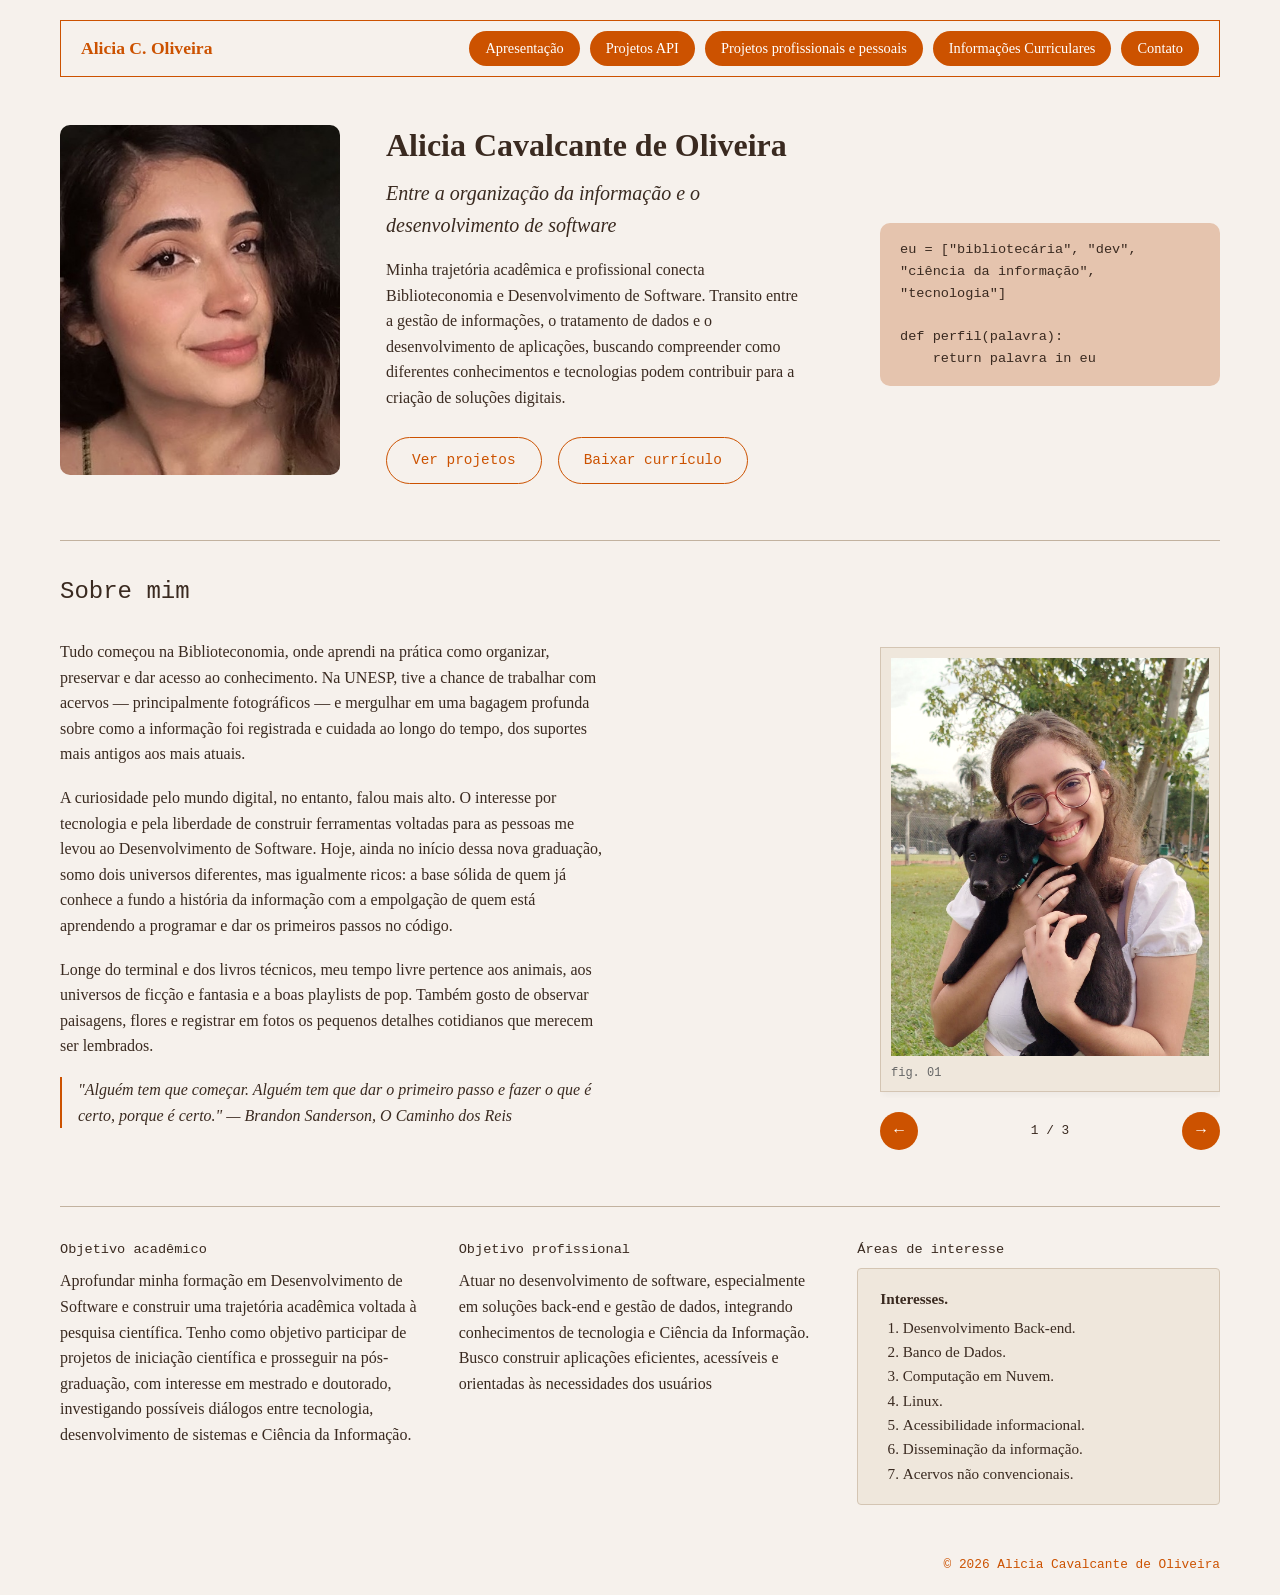
<file: index.html>
<!DOCTYPE html>
<html lang="pt-BR">
<head>
  <meta charset="UTF-8">
  <meta name="viewport" content="width=device-width, initial-scale=1.0">
  <link rel="stylesheet" href="style.css">
  <script src="script.js" defer></script>
  <title>Alicia Cavalcante de Oliveira | Portfólio</title>
</head>
<body>
  <header>
    <div class="logo">Alicia C. Oliveira</div>
    <nav>
      <ul>
        <li><a href="index.html">Apresentação</a></li>
        <li><a href="projetos-api.html">Projetos API</a></li>
        <li><a href="pe-pro.html">Projetos profissionais e pessoais</a></li>
        <li><a href="curriculares.html">Informações Curriculares</a></li>
        <li><a href="contato.html">Contato</a></li>
      </ul>
    </nav>
  </header>
  <main>
    <section id="apresentacao">
      <div class="perfil-col-esquerda">
        <figure>
          <img src="imagens/fotominha.jpg" alt="Foto recente de Alicia Cavalcante de Oliveira">
        </figure>
      </div>
      <div class="perfil-col-direita">
        <h1>Alicia Cavalcante de Oliveira</h1>
        <h2>Entre a organização da informação e o desenvolvimento de software</h2>
        <p class="bio">Minha trajetória acadêmica e profissional conecta Biblioteconomia e Desenvolvimento de Software. Transito entre a gestão de informações, o tratamento de dados e o desenvolvimento de aplicações, buscando compreender como diferentes conhecimentos e tecnologias podem contribuir para a criação de soluções digitais.</p>
        <a href="projetos-api.html" class="btn-projetos">Ver projetos</a>
        <a href="documentos/curriculo-alicia-cavalcante.pdf" class="btn-curriculo" download>Baixar currículo</a>
      </div>
      <pre><code>eu = ["bibliotecária", "dev", "ciência da informação", "tecnologia"]

def perfil(palavra):
    return palavra in eu</code></pre>
    </section>
    <hr>
    <section id="sobre-mim" class="sobre-mim">
      <h2 class="sobre-mim-titulo">Sobre mim</h2>

      <div class="sobre-mim-conteudo">
        <div class="sobre-mim-texto">
          <p>Tudo começou na Biblioteconomia, onde aprendi na prática como organizar, preservar e dar acesso ao conhecimento. Na UNESP, tive a chance de trabalhar com acervos — principalmente fotográficos — e mergulhar em uma bagagem profunda sobre como a informação foi registrada e cuidada ao longo do tempo, dos suportes mais antigos aos mais atuais.</p>
          <p>A curiosidade pelo mundo digital, no entanto, falou mais alto. O interesse por tecnologia e pela liberdade de construir ferramentas voltadas para as pessoas me levou ao Desenvolvimento de Software. Hoje, ainda no início dessa nova graduação, somo dois universos diferentes, mas igualmente ricos: a base sólida de quem já conhece a fundo a história da informação com a empolgação de quem está aprendendo a programar e dar os primeiros passos no código.</p>
          <p>Longe do terminal e dos livros técnicos, meu tempo livre pertence aos animais, aos universos de ficção e fantasia e a boas playlists de pop. Também gosto de observar paisagens, flores e registrar em fotos os pequenos detalhes cotidianos que merecem ser lembrados.</p>
          <p class="fecho">"Alguém tem que começar. Alguém tem que dar o primeiro passo e fazer o que é certo, porque é certo."  — Brandon Sanderson, O Caminho dos Reis</p>
        </div>

        <div class="carrossel" role="group" aria-roledescription="carrossel" aria-label="Fotografias pessoais">
          <div class="carrossel-trilho" tabindex="0">
            <figure class="foto-registro carrossel-item">
              <img src="imagens/fotocachorro.jpeg" alt="Foto com um cachorro" loading="lazy" class="proporcao-retrato">
              <figcaption>fig. 01 </figcaption>
            </figure>
            <figure class="foto-registro carrossel-item">
              <img src="imagens/praia.jpeg" alt="Foto de uma praia" loading="lazy" class="proporcao-retrato">
              <figcaption>fig. 02 </figcaption>
            </figure>
            <figure class="foto-registro carrossel-item">
              <img src="imagens/leitura.jpeg" alt="Foto de leitura" loading="lazy" class="proporcao-retrato">
              <figcaption>fig. 03 </figcaption>
            </figure>
          </div>
          <div class="carrossel-controles">
            <button type="button" class="carrossel-btn" data-direcao="-1" aria-label="Foto anterior">←</button>
            <span class="carrossel-contador" aria-live="polite">1 / 3</span>
            <button type="button" class="carrossel-btn" data-direcao="1" aria-label="Próxima foto">→</button>
          </div>
        </div>
      </div>
    </section>
    <hr>
    <section class="informacoes-rapidas">
      <div class="coluna-objetivo">
        <h3>Objetivo acadêmico</h3>
        <p>Aprofundar minha formação em Desenvolvimento de Software e construir uma trajetória acadêmica voltada à pesquisa científica. Tenho como objetivo participar de projetos de iniciação científica e prosseguir na pós-graduação, com interesse em mestrado e doutorado, investigando possíveis diálogos entre tecnologia, desenvolvimento de sistemas e Ciência da Informação.</p>
      </div>
      <div class="coluna-objetivo">
        <h3>Objetivo profissional</h3>
        <p>Atuar no desenvolvimento de software, especialmente em soluções back-end e gestão de dados, integrando conhecimentos de tecnologia e Ciência da Informação. Busco construir aplicações eficientes, acessíveis e orientadas às necessidades dos usuários</p>
      </div>
      <div class="coluna-interesses">
        <h3>Áreas de interesse</h3>
        <div class="card-interesses">
          <h4>Interesses.</h4>
          <ol>
            <li>Desenvolvimento Back-end.</li>
            <li>Banco de Dados.</li>
            <li>Computação em Nuvem.</li>
            <li>Linux.</li>
            <li>Acessibilidade informacional.</li>
            <li>Disseminação da informação.</li>
            <li>Acervos não convencionais.</li>
          </ol>
        </div>
      </div>
    </section>
  </main>
  <footer>
    <p class="copyright">© 2026 Alicia Cavalcante de Oliveira</p>
  </footer>
</body>
</html>
</file>
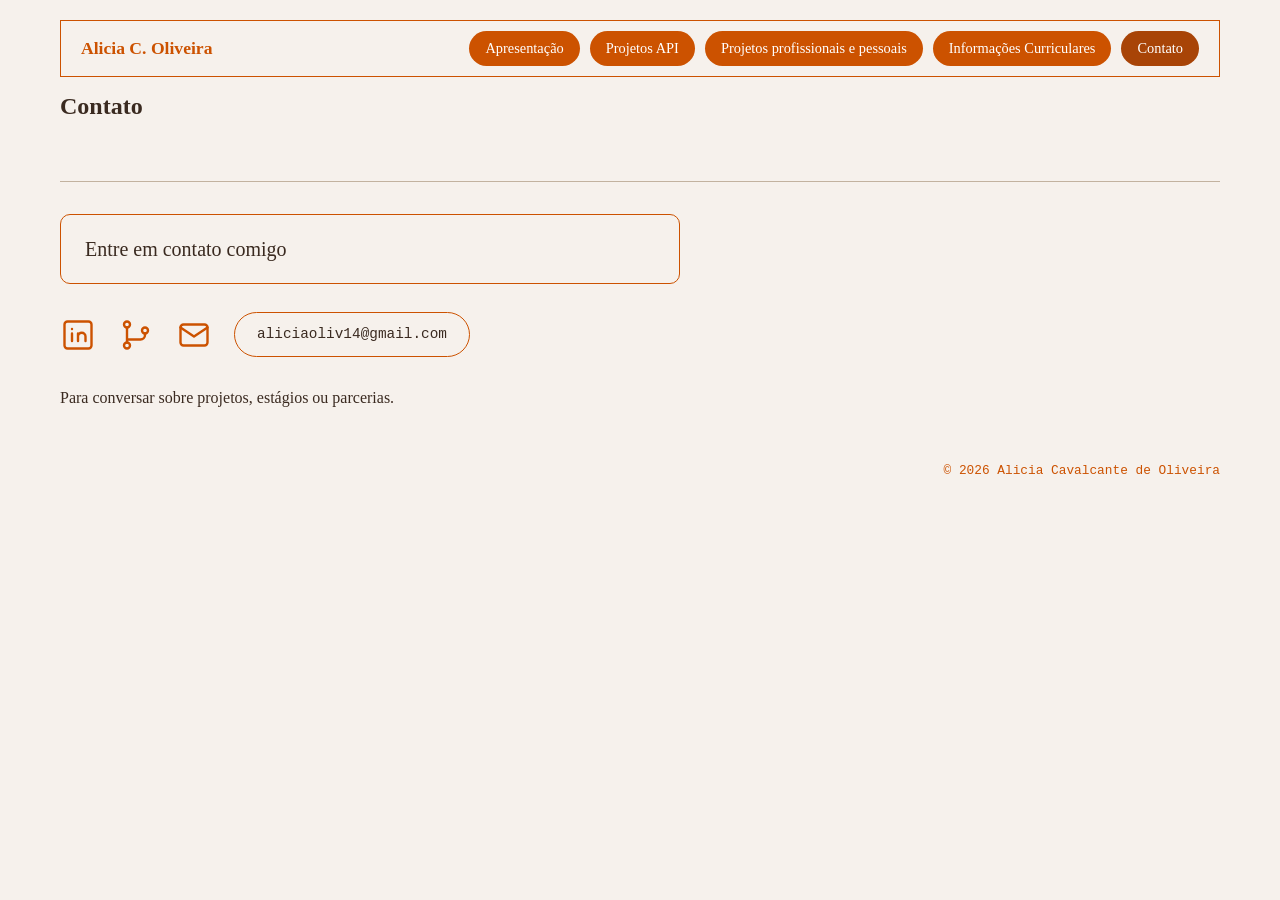
<file: contato.html>
<!DOCTYPE html>
<html lang="pt-BR">
<head>
  <meta charset="UTF-8">
  <meta name="viewport" content="width=device-width, initial-scale=1.0">
  <link rel="stylesheet" href="style.css">
  <title>Contato | Alicia Cavalcante de Oliveira</title>
</head>
<body>
  <header>
    <div class="logo">Alicia C. Oliveira</div>
    <nav>
      <ul>
        <li><a href="index.html">Apresentação</a></li>
        <li><a href="projetos-api.html">Projetos API</a></li>
        <li><a href="pe-pro.html">Projetos profissionais e pessoais</a></li>
        <li><a href="curriculares.html">Informações Curriculares</a></li>
        <li><a href="contato.html" class="active">Contato</a></li>
      </ul>
    </nav>
  </header>
  <main>
    <section id="contato">
      <h1>Contato</h1>
      <hr>
      <div class="contato-conteudo">
        <p class="chamada-contato">Entre em contato comigo</p>
        <div class="contato-redes">
          <a href="https://www.linkedin.com/in/alicia-cavalcante-748524188/" target="_blank" rel="noopener noreferrer" aria-label="LinkedIn">
            <svg viewBox="0 0 24 24" aria-hidden="true">
              <rect x="3" y="3" width="18" height="18" rx="2"/>
              <path d="M8 11v5M8 8v.01M12 16v-5M12 13a2.5 2.5 0 015 0v3"/>
            </svg>
          </a>
          <a href="https://github.com/aliciaoliv" target="_blank" rel="noopener noreferrer" aria-label="GitHub">
            <svg viewBox="0 0 24 24" aria-hidden="true">
              <circle cx="6" cy="5" r="2"/>
              <circle cx="6" cy="19" r="2"/>
              <circle cx="18" cy="9" r="2"/>
              <path d="M6 7v10M18 11v1a3 3 0 01-3 3H6"/>
            </svg>
          </a>
          <a href="mailto:aliciaoliv14@gmail.com" aria-label="E-mail">
            <svg viewBox="0 0 24 24" aria-hidden="true">
              <rect x="3" y="5" width="18" height="14" rx="2"/>
              <path d="M3 7l9 6 9-6"/>
            </svg>
          </a>
          <a class="email-contato" href="mailto:aliciaoliv14@gmail.com">aliciaoliv14@gmail.com</a>
        </div>
        <p>Para conversar sobre projetos, estágios ou parcerias.</p>
      </div>
    </section>
  </main>
  <footer>
    <p class="copyright">© 2026 Alicia Cavalcante de Oliveira</p>
  </footer>
</body>
</html>
</file>
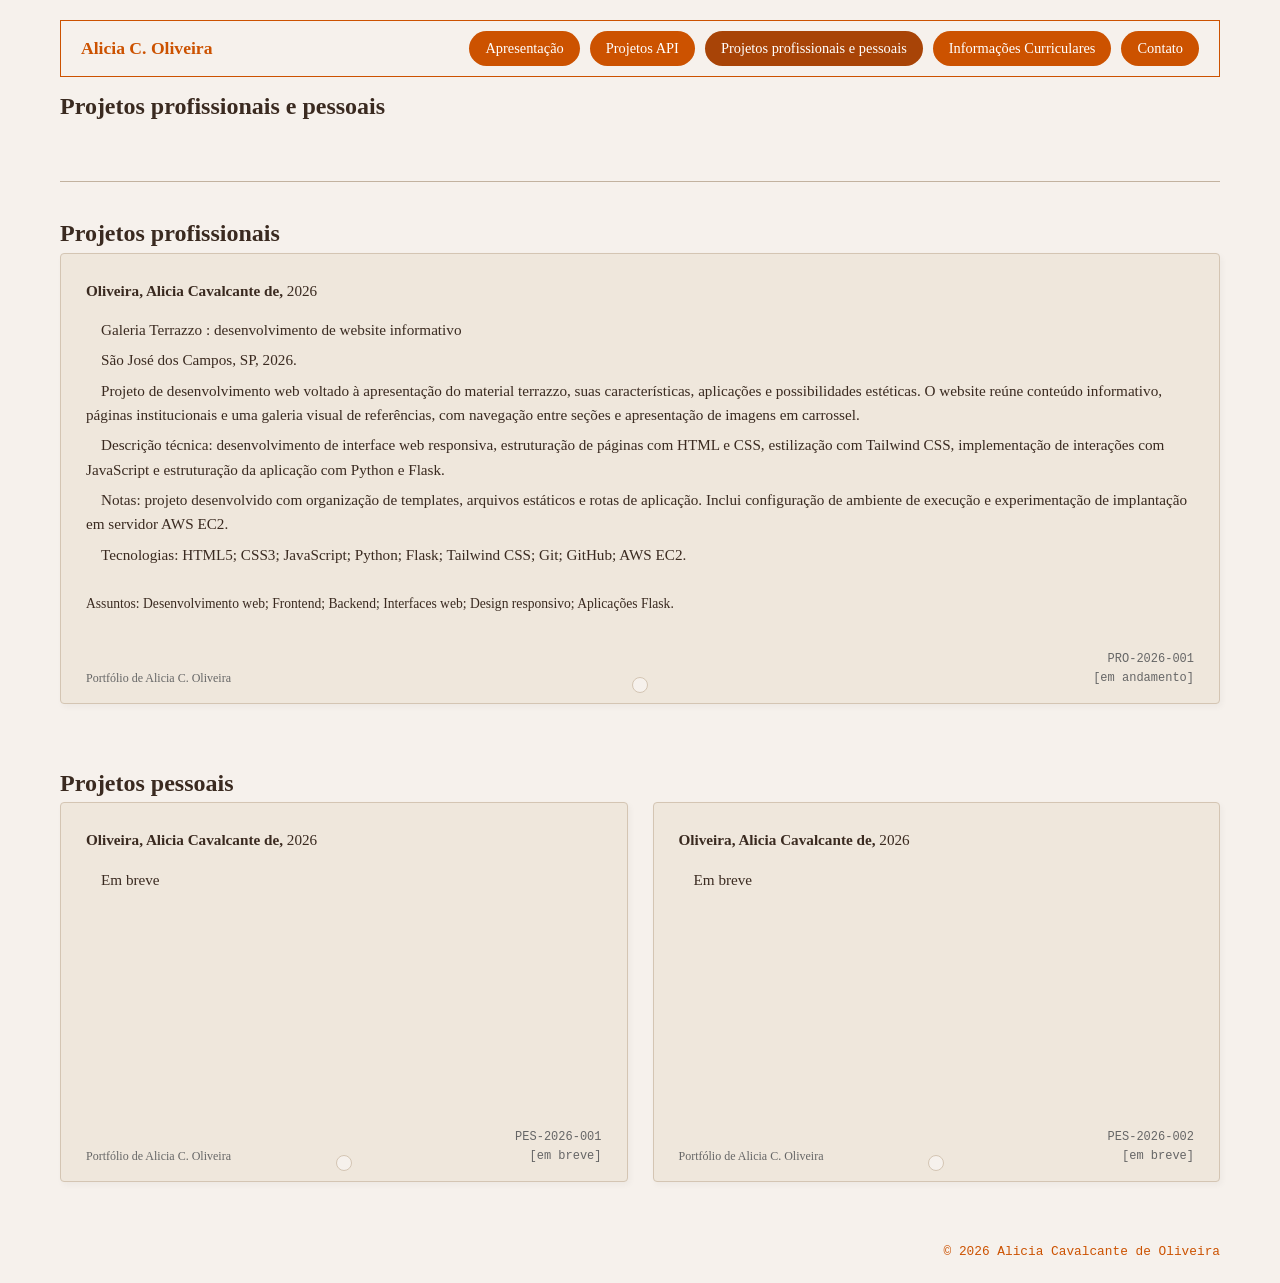
<file: pe-pro.html>
<!DOCTYPE html>
<html lang="pt-BR">
<head>
  <meta charset="UTF-8">
  <meta name="viewport" content="width=device-width, initial-scale=1.0">
  <link rel="stylesheet" href="style.css">
  <title>Projetos profissionais e pessoais | Alicia Cavalcante de Oliveira</title>
</head>
<body>
  <header>
    <div class="logo">Alicia C. Oliveira</div>
    <nav>
      <ul>
        <li><a href="index.html">Apresentação</a></li>
        <li><a href="projetos-api.html">Projetos API</a></li>
        <li><a href="pe-pro.html" class="active">Projetos profissionais e pessoais</a></li>
        <li><a href="curriculares.html">Informações Curriculares</a></li>
        <li><a href="contato.html">Contato</a></li>
      </ul>
    </nav>
  </header>
  <main>
    <section id="projetos-pe-pro">
      <h1>Projetos profissionais e pessoais</h1>
      <hr>
      <h2>Projetos profissionais</h2>
      <div class="grid-projetos">
        <article class="ficha-projeto">
          <div class="ficha-autoria">
            <strong>Oliveira, Alicia Cavalcante de,</strong> 2026
          </div>
          <div class="ficha-corpo">
            <p class="titulo-descricao">Galeria Terrazzo : desenvolvimento de website informativo</p>
            <p class="local-publicacao">São José dos Campos, SP, 2026.</p>
            <p class="resumo-projeto">Projeto de desenvolvimento web voltado à apresentação do material terrazzo, suas características, aplicações e possibilidades estéticas. O website reúne conteúdo informativo, páginas institucionais e uma galeria visual de referências, com navegação entre seções e apresentação de imagens em carrossel.</p>
            <p class="detalhes-fisicos">Descrição técnica: desenvolvimento de interface web responsiva, estruturação de páginas com HTML e CSS, estilização com Tailwind CSS, implementação de interações com JavaScript e estruturação da aplicação com Python e Flask.</p>
            <p class="nota-projeto">Notas: projeto desenvolvido com organização de templates, arquivos estáticos e rotas de aplicação. Inclui configuração de ambiente de execução e experimentação de implantação em servidor AWS EC2.</p>
            <p class="nota-projeto">Tecnologias: HTML5; CSS3; JavaScript; Python; Flask; Tailwind CSS; Git; GitHub; AWS EC2.</p>
          </div>
          <div class="ficha-rodape">
            <p class="assuntos">Assuntos: Desenvolvimento web; Frontend; Backend; Interfaces web; Design responsivo; Aplicações Flask.</p>
            <div class="metadados-ficha">
              <span class="nome-portfolio">Portfólio de Alicia C. Oliveira</span>
              <div class="furo-cartao"></div>
              <div class="codigo-status">
                <span>PRO-2026-001</span>
                <span>[em andamento]</span>
              </div>
            </div>
          </div>
        </article>
      </div>
      <h2>Projetos pessoais</h2>
      <div class="grid-projetos">
        <article class="ficha-projeto">
          <div class="ficha-autoria">
            <strong>Oliveira, Alicia Cavalcante de,</strong> 2026
          </div>
          <div class="ficha-corpo">
            <p class="titulo-descricao">Em breve</p>
            <p class="local-publicacao"></p>
            <p class="detalhes-fisicos"></p>
          </div>
          <div class="ficha-rodape">
            <p class="assuntos"></p>
            <div class="metadados-ficha">
              <span class="nome-portfolio">Portfólio de Alicia C. Oliveira</span>
              <div class="furo-cartao"></div>
              <div class="codigo-status">
                <span>PES-2026-001</span>
                <span>[em breve]</span>
              </div>
            </div>
          </div>
        </article>
        <article class="ficha-projeto">
          <div class="ficha-autoria">
            <strong>Oliveira, Alicia Cavalcante de,</strong> 2026
          </div>
          <div class="ficha-corpo">
            <p class="titulo-descricao">Em breve</p>
            <p class="local-publicacao"></p>
            <p class="detalhes-fisicos"></p>
          </div>
          <div class="ficha-rodape">
            <p class="assuntos"></p>
            <div class="metadados-ficha">
              <span class="nome-portfolio">Portfólio de Alicia C. Oliveira</span>
              <div class="furo-cartao"></div>
              <div class="codigo-status">
                <span>PES-2026-002</span>
                <span>[em breve]</span>
              </div>
            </div>
          </div>
        </article>
      </div>
    </section>
  </main>
  <footer>
    <p class="copyright">© 2026 Alicia Cavalcante de Oliveira</p>
  </footer>
</body>
</html>
</file>
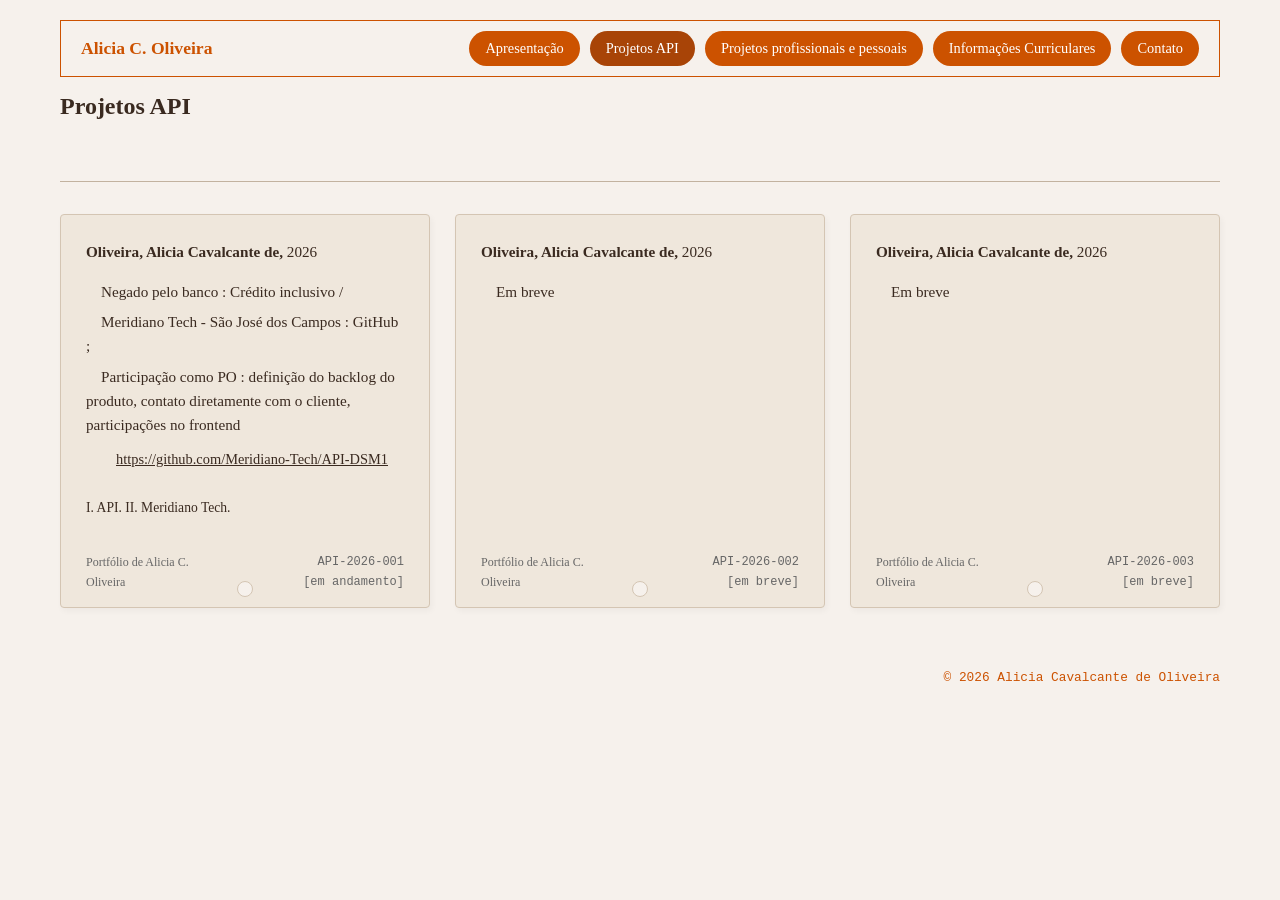
<file: projetos API.html>
<!DOCTYPE html>
<html lang="pt-BR">
<head>
  <meta charset="UTF-8">
  <meta name="viewport" content="width=device-width, initial-scale=1.0">
  <link rel="stylesheet" href="style.css">
  <title>Projetos API | Alicia Cavalcante de Oliveira</title>
</head>
<body>
  <header>
    <div class="logo">Alicia C. Oliveira</div>
    <nav>
      <ul>
        <li><a href="index.html">Apresentação</a></li>
        <li><a href="projetos API.html" class="active">Projetos API</a></li>
        <li><a href="pe-pro.html">Projetos profissionais e pessoais</a></li>
        <li><a href="curriculares.html">Informações Curriculares</a></li>
        <li><a href="contato.html">Contato</a></li>
      </ul>
    </nav>
  </header>
  <main>
    <section id="projetos-api">
      <h1>Projetos API</h1>
      <hr>
      <div class="grid-projetos">
        <article class="ficha-projeto">
          <div class="ficha-autoria">
            <strong>Oliveira, Alicia Cavalcante de,</strong> 2026
          </div>
          <div class="ficha-corpo">
            <p class="titulo-descricao">Negado pelo banco : Crédito inclusivo /</p>
            <p class="local-publicacao">Meridiano Tech - São José dos Campos : GitHub ;</p>
            <p class="detalhes-fisicos">Participação como PO : definição do backlog do produto, contato diretamente com o cliente, participações no frontend</p>
            <p class="link-projeto"><a href="https://github.com/Meridiano-Tech/API-DSM1" target="_blank" rel="noopener noreferrer">https://github.com/Meridiano-Tech/API-DSM1</a></p>
          </div>
          <div class="ficha-rodape">
            <p class="assuntos">I. API. II. Meridiano Tech.</p>
            <div class="metadados-ficha">
              <span class="nome-portfolio">Portfólio de Alicia C. Oliveira</span>
              <div class="furo-cartao"></div>
              <div class="codigo-status">
                <span>API-2026-001</span>
                <span>[em andamento]</span>
              </div>
            </div>
          </div>
        </article>
        <article class="ficha-projeto">
          <div class="ficha-autoria">
            <strong>Oliveira, Alicia Cavalcante de,</strong> 2026
          </div>
          <div class="ficha-corpo">
            <p class="titulo-descricao">Em breve</p>
            <p class="local-publicacao"></p>
            <p class="detalhes-fisicos"></p>
          </div>
          <div class="ficha-rodape">
            <p class="assuntos"></p>
            <div class="metadados-ficha">
              <span class="nome-portfolio">Portfólio de Alicia C. Oliveira</span>
              <div class="furo-cartao"></div>
              <div class="codigo-status">
                <span>API-2026-002</span>
                <span>[em breve]</span>
              </div>
            </div>
          </div>
        </article>
        <article class="ficha-projeto">
          <div class="ficha-autoria">
            <strong>Oliveira, Alicia Cavalcante de,</strong> 2026
          </div>
          <div class="ficha-corpo">
            <p class="titulo-descricao">Em breve</p>
            <p class="local-publicacao"></p>
            <p class="detalhes-fisicos"></p>
          </div>
          <div class="ficha-rodape">
            <p class="assuntos"></p>
            <div class="metadados-ficha">
              <span class="nome-portfolio">Portfólio de Alicia C. Oliveira</span>
              <div class="furo-cartao"></div>
              <div class="codigo-status">
                <span>API-2026-003</span>
                <span>[em breve]</span>
              </div>
            </div>
          </div>
        </article>
      </div>
    </section>
  </main>
  <footer>
    <p class="copyright">© 2026 Alicia Cavalcante de Oliveira</p>
  </footer>
</body>
</html>
</file>
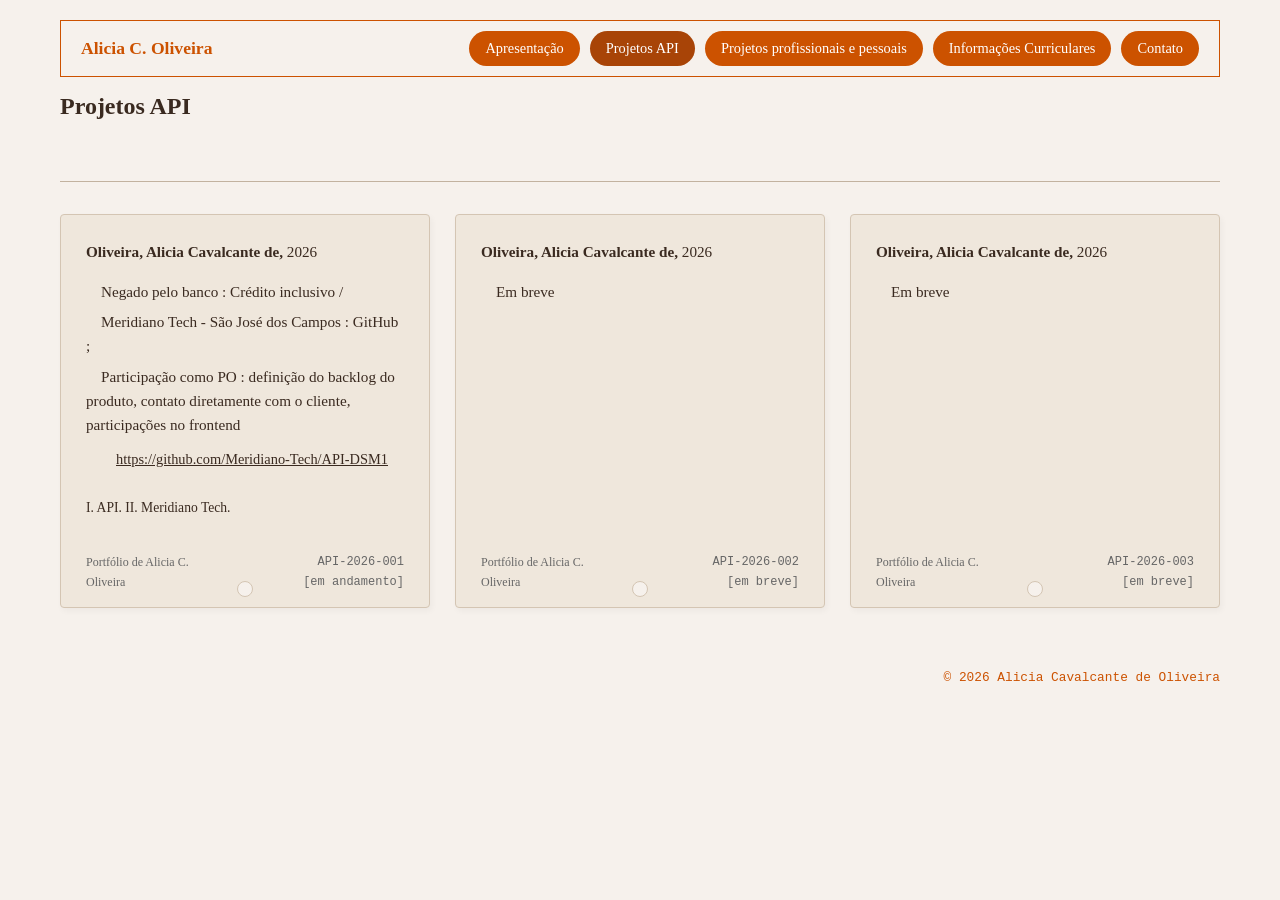
<file: projetos-api.html>
<!DOCTYPE html>
<html lang="pt-BR">
<head>
  <meta charset="UTF-8">
  <meta name="viewport" content="width=device-width, initial-scale=1.0">
  <link rel="stylesheet" href="style.css">
  <title>Projetos API | Alicia Cavalcante de Oliveira</title>
</head>
<body>
  <header>
    <div class="logo">Alicia C. Oliveira</div>
    <nav>
      <ul>
        <li><a href="index.html">Apresentação</a></li>
        <li><a href="projetos-api.html" class="active">Projetos API</a></li>
        <li><a href="pe-pro.html">Projetos profissionais e pessoais</a></li>
        <li><a href="curriculares.html">Informações Curriculares</a></li>
        <li><a href="contato.html">Contato</a></li>
      </ul>
    </nav>
  </header>
  <main>
    <section id="projetos-api">
      <h1>Projetos API</h1>
      <hr>
      <div class="grid-projetos">
        <article class="ficha-projeto">
          <div class="ficha-autoria">
            <strong>Oliveira, Alicia Cavalcante de,</strong> 2026
          </div>
          <div class="ficha-corpo">
            <p class="titulo-descricao">Negado pelo banco : Crédito inclusivo /</p>
            <p class="local-publicacao">Meridiano Tech - São José dos Campos : GitHub ;</p>
            <p class="detalhes-fisicos">Participação como PO : definição do backlog do produto, contato diretamente com o cliente, participações no frontend</p>
            <p class="link-projeto"><a href="https://github.com/Meridiano-Tech/API-DSM1" target="_blank" rel="noopener noreferrer">https://github.com/Meridiano-Tech/API-DSM1</a></p>
          </div>
          <div class="ficha-rodape">
            <p class="assuntos">I. API. II. Meridiano Tech.</p>
            <div class="metadados-ficha">
              <span class="nome-portfolio">Portfólio de Alicia C. Oliveira</span>
              <div class="furo-cartao"></div>
              <div class="codigo-status">
                <span>API-2026-001</span>
                <span>[em andamento]</span>
              </div>
            </div>
          </div>
        </article>
        <article class="ficha-projeto">
          <div class="ficha-autoria">
            <strong>Oliveira, Alicia Cavalcante de,</strong> 2026
          </div>
          <div class="ficha-corpo">
            <p class="titulo-descricao">Em breve</p>
            <p class="local-publicacao"></p>
            <p class="detalhes-fisicos"></p>
          </div>
          <div class="ficha-rodape">
            <p class="assuntos"></p>
            <div class="metadados-ficha">
              <span class="nome-portfolio">Portfólio de Alicia C. Oliveira</span>
              <div class="furo-cartao"></div>
              <div class="codigo-status">
                <span>API-2026-002</span>
                <span>[em breve]</span>
              </div>
            </div>
          </div>
        </article>
        <article class="ficha-projeto">
          <div class="ficha-autoria">
            <strong>Oliveira, Alicia Cavalcante de,</strong> 2026
          </div>
          <div class="ficha-corpo">
            <p class="titulo-descricao">Em breve</p>
            <p class="local-publicacao"></p>
            <p class="detalhes-fisicos"></p>
          </div>
          <div class="ficha-rodape">
            <p class="assuntos"></p>
            <div class="metadados-ficha">
              <span class="nome-portfolio">Portfólio de Alicia C. Oliveira</span>
              <div class="furo-cartao"></div>
              <div class="codigo-status">
                <span>API-2026-003</span>
                <span>[em breve]</span>
              </div>
            </div>
          </div>
        </article>
      </div>
    </section>
  </main>
  <footer>
    <p class="copyright">© 2026 Alicia Cavalcante de Oliveira</p>
  </footer>
</body>
</html>
</file>
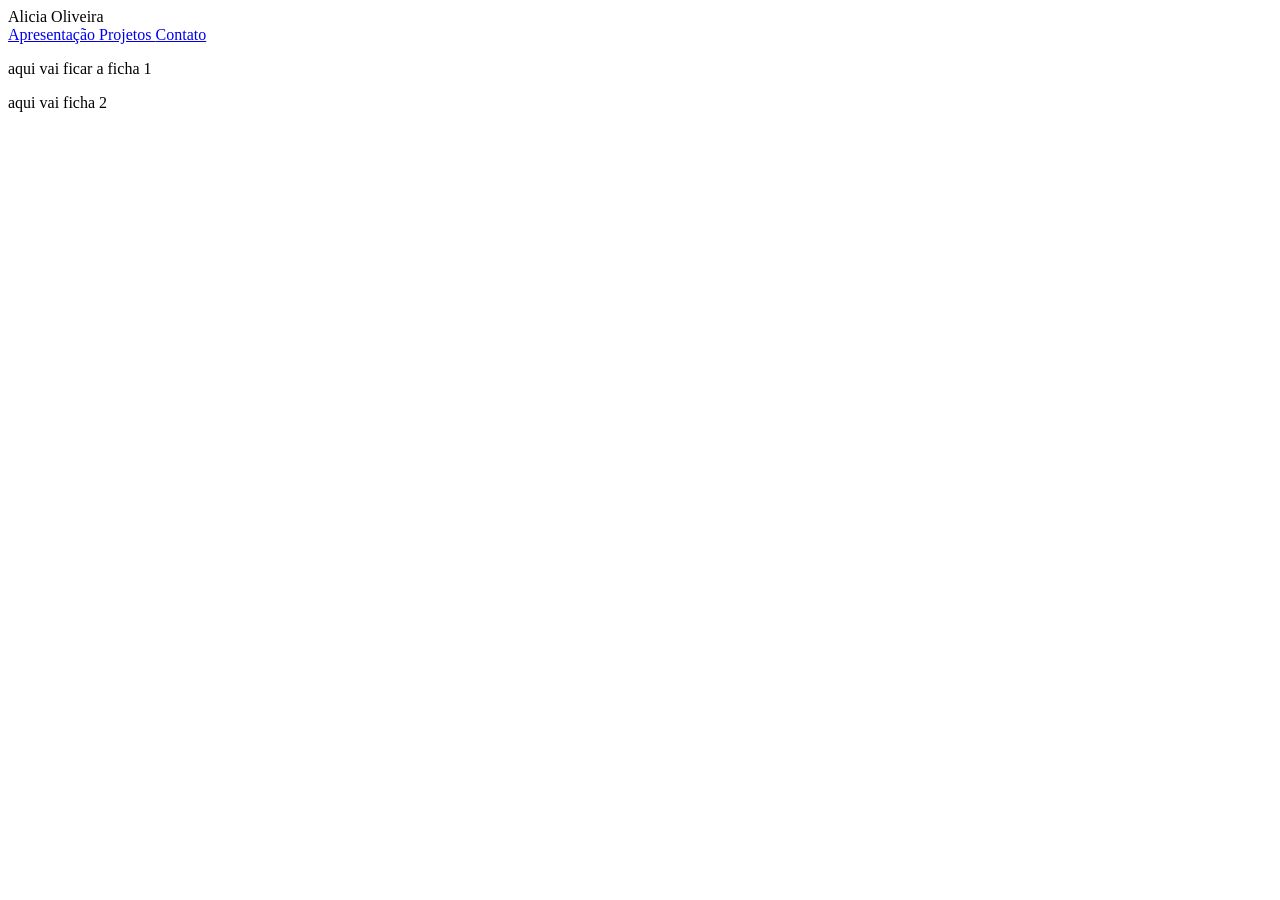
<file: projetos.html>
<!DOCTYPE html>
<html lang="pt-BR">
<head>
    <meta charset="UTF-8">
    <meta name="viewport" content="width=device-width, initial-scale=1.0">
    <title>Portfolio - Alicia</title>
</head>
<body>
    <header> 
        <div class="navegacao"> 
            <span> Alicia Oliveira </span>
            <nav> 
                <a href="index.html"> Apresentação </a>
                <a href="projetos.html"> Projetos </a>
                <a href="contato.html"> Contato </a> 
        </div>
    </header>
    <main>
        <div class="ficha1">
            <p> aqui vai ficar a ficha 1 </p>
        </div>
        <div class="ficha2">
            <p> aqui vai ficha 2</p>
        </div>
    </main>
</body>
<footer>
</footer>
</html>
</file>
<file: style.css>
/* geral e paleta de cores */
:root {
  --cor-fundo-pagi: #F6F1EC;       
  --cor-fundo-cartao: #EFE7DC;     
  --cor-texto: #3A2A20;            
  --cor-destaque: #CC5200;        
  --cor-destaque-escuro: #A84407;  
  --cor-codigo: #E5C4AE;           
  --cor-borda: #D4C5B3;            
  --cor-linhas-divisorias: #C2B29F;
  --cor-texto-claro: #ffffff;
  --cor-texto-suave: #666666;
  --fonte-serifa: "Georgia", "Times New Roman", serif;
  --fonte-mono: "Courier New", Courier, monospace;
}

* {
  box-sizing: border-box;
  margin: 0;
  padding: 0;
}

body {
  background-color: var(--cor-fundo-pagi);
  color: var(--cor-texto);
  font-family: var(--fonte-serifa);
  line-height: 1.6;
  padding: 20px;
  max-width: 1200px;
  margin: 0 auto;
}

header {
  display: flex;
  justify-content: space-between;
  align-items: center;
  flex-wrap: wrap;           
  border: 1px solid var(--cor-destaque);
  padding: 10px 20px;
  margin-bottom: 10px;
  background-color: var(--cor-fundo-pagi);
}

.logo {
  font-weight: bold;
  font-size: 1.1rem;
  color: var(--cor-destaque);
}

header nav ul {
  display: flex;
  flex-wrap: wrap;                
  list-style: none;
  gap: 10px;
}

header nav a {
  display: inline-block;           
  text-decoration: none;
  color: var(--cor-texto-claro);
  background-color: var(--cor-destaque);
  padding: 6px 16px;
  border-radius: 20px;
  font-size: 0.9rem;
  transition: opacity 0.2s ease;
}

header nav a:hover {
  opacity: 0.85;
}

header nav a.active {             
  background-color: var(--cor-destaque-escuro);
}

/* linha divisória geral, usada em todas as páginas */
hr {
  border: 0;
  border-top: 1px solid var(--cor-linhas-divisorias);
  margin: 56px 0 32px;
}

#apresentacao {
  display: grid;
  grid-template-columns: 280px 1fr 340px;
  gap: 46px;
  align-items: start;
  margin-top: 48px;
}

#apresentacao figure img {
  display: block;
  width: 100%;
  aspect-ratio: 4 / 5;
  object-fit: cover;
  border-radius: 10px;
}

#apresentacao h1 {
  font-size: 2rem;
  line-height: 1.25;
  margin-bottom: 12px;
}

#apresentacao h2 {
  font-size: 1.25rem;
  font-weight: normal;
  font-style: italic;
  margin-bottom: 16px;
}

#apresentacao .bio {
  max-width: 52ch;
  margin-bottom: 26px;
}

.btn-projetos,
.btn-curriculo {
  display: inline-block;
  background-color: transparent;
  color: var(--cor-destaque);
  border: 1px solid var(--cor-destaque);
  text-decoration: none;
  font-family: var(--fonte-mono);
  font-size: 0.9rem;
  padding: 11px 25px;
  border-radius: 999px;
  transition: background-color 0.2s ease, color 0.2s ease;
}

.btn-projetos:hover,
.btn-curriculo:hover {
  background-color: var(--cor-destaque);
  color: var(--cor-texto-claro);
}

.btn-curriculo {
  margin-left: 12px;
}

/* botão de currículo na página de informações curriculares */
#curriculares .btn-curriculo {
  margin: 28px 0 24px;
}

#apresentacao pre {
  display: block;
  align-self: center;
  padding: 16px 20px;
  background-color: var(--cor-codigo);
  border-radius: 10px;
  font-family: var(--fonte-mono);
  font-size: 0.85rem;
  line-height: 1.6;
  white-space: pre-wrap;
  overflow-wrap: anywhere;
}

.informacoes-rapidas {
  display: grid;
  grid-template-columns: repeat(3, 1fr);
  gap: 36px;
}

.informacoes-rapidas h3 {
  font-family: var(--fonte-mono);
  font-size: 0.85rem;
  font-weight: normal;
  margin-bottom: 8px;
}

.card-interesses {
  background-color: var(--cor-fundo-cartao);
  border: 1px solid var(--cor-borda);
  border-radius: 4px;
  padding: 18px 22px;
  font-size: 0.95rem;
}

.card-interesses h4 {
  font-size: 0.95rem;
  margin-bottom: 4px;
}

.card-interesses ol {
  padding-left: 1.4rem;
}

/* ===== Sobre mim ===== */
.sobre-mim {
  margin-bottom: 40px;
}

.sobre-mim-titulo {
  font-family: var(--fonte-mono);
  font-size: 1.5rem;
  font-weight: normal;
  margin-bottom: 28px;
}

.sobre-mim-conteudo {
  display: grid;
  grid-template-columns: minmax(0, 1fr) 340px;
  gap: 64px;
  align-items: start;
}

.sobre-mim-texto {
  max-width: 68ch;
}

.sobre-mim-texto p {
  margin-bottom: 18px;
}

.sobre-mim-texto .fecho {
  font-style: italic;
  border-left: 2px solid var(--cor-destaque);
  padding-left: 16px;
}

/* foto com aparência de registro impresso */
.foto-registro {
  background-color: var(--cor-fundo-cartao);
  border: 1px solid var(--cor-borda);
  padding: 10px 10px 8px;
  box-shadow: 2px 3px 6px rgba(0, 0, 0, 0.04);
}

.foto-registro img {
  display: block;
  width: 100%;
  object-fit: cover;
  filter: sepia(0.12) saturate(0.95);
}

.foto-registro figcaption {
  margin-top: 8px;
  font-family: var(--fonte-mono);
  font-size: 0.75rem;
  color: var(--cor-texto-suave);
}

.proporcao-retrato {
  aspect-ratio: 4 / 5;
}

/* carrossel */
.carrossel {
  min-width: 0;
  margin-top: 8px;
}

.carrossel-trilho {
  display: flex;
  gap: 16px;
  overflow-x: auto;
  scroll-snap-type: x mandatory;
  scrollbar-width: none;
  padding-bottom: 6px;
}

.carrossel-trilho::-webkit-scrollbar {
  display: none;
}

.carrossel-item {
  flex: 0 0 100%;
  scroll-snap-align: start;
}

.carrossel-controles {
  display: flex;
  align-items: center;
  justify-content: space-between;
  margin-top: 14px;
}

.carrossel-btn {
  width: 38px;
  height: 38px;
  border: 0;
  border-radius: 50%;
  background-color: var(--cor-destaque);
  color: var(--cor-texto-claro);
  font-family: var(--fonte-mono);
  font-size: 1rem;
  cursor: pointer;
  transition: opacity 0.2s ease;
}

.carrossel-btn:hover {
  opacity: 0.85;
}

.carrossel-btn:focus-visible,
.carrossel-trilho:focus-visible {
  outline: 2px solid var(--cor-destaque-escuro);
  outline-offset: 2px;
}

.carrossel-contador {
  font-family: var(--fonte-mono);
  font-size: 0.8rem;
}


.grid-projetos {
  display: grid;
  grid-template-columns: repeat(auto-fit, minmax(320px, 1fr));
  gap: 25px;
  margin-bottom: 60px;
}

/* style da ficha catalografica */
.ficha-projeto {
  background-color: var(--cor-fundo-cartao);
  border: 1px solid var(--cor-borda);
  border-radius: 4px;
  padding: 25px 25px 15px 25px;
  box-shadow: 2px 3px 6px rgba(0, 0, 0, 0.04);
  display: flex;
  flex-direction: column;
  justify-content: space-between;
  min-height: 380px;
  position: relative;
}

/* Cabeçalho do Autor na Ficha */
.ficha-autoria {
  font-size: 0.95rem;
  margin-bottom: 15px;
}

/* Corpo da Ficha (Descrição Bibliográfica) */
.ficha-corpo {
  font-size: 0.95rem;
  flex-grow: 1;
}

.ficha-corpo p {
  margin-bottom: 6px;
}

.ficha-corpo .titulo-descricao,
.ficha-corpo .local-publicacao,
.ficha-corpo .resumo-projeto,
.ficha-corpo .detalhes-fisicos,
.ficha-corpo .nota-projeto {
  text-indent: 15px;
}

/* títulos de bloco na ficha de informações curriculares */
.ficha-corpo .bloco-titulo {
  margin-top: 18px;
}

.ficha-corpo .bloco-titulo:first-child {
  margin-top: 0;
}

.ficha-corpo .link-projeto {
  text-indent: 30px;
  margin-top: 10px;
  font-size: 0.9rem;
}

.ficha-corpo a {
  color: var(--cor-texto);
  text-decoration: underline;
  word-break: break-all;
}

.ficha-corpo a:hover {
  color: var(--cor-destaque);
}

/* Rodapé da Ficha e Assuntos */
.ficha-rodape {
  margin-top: 20px;
}

.ficha-rodape .assuntos {
  font-size: 0.85rem;
  margin-bottom: 25px;
}

/* Metadados da ficha catalografica */
.metadados-ficha {
  display: flex;
  justify-content: space-between;
  align-items: flex-end;
  font-size: 0.75rem;
  color: var(--cor-texto-suave);
  position: relative;
  padding-top: 10px;
}

.nome-portfolio {
  max-width: 40%;
}

/* Furo da ficha */
.furo-cartao {
  width: 16px;
  height: 16px;
  background-color: var(--cor-fundo-pagi);
  border: 1px solid var(--cor-borda);
  border-radius: 50%;
  position: absolute;
  bottom: -5px;
  left: 50%;
  transform: translateX(-50%);
}

.codigo-status {
  display: flex;
  flex-direction: column;
  text-align: right;
  font-family: var(--fonte-mono);
}

footer {
  margin-top: 50px;
}

footer .texto-decorativo {
  background-color: var(--cor-destaque);
  color: var(--cor-fundo-cartao);
  padding: 15px;
  font-size: 0.75rem;
  line-height: 1.4;
  clip-path: polygon(0 20%, 100% 0, 100% 100%, 0 100%);
  margin-bottom: 10px;
}

footer .copyright {
  text-align: right;
  font-size: 0.8rem;
  color: var(--cor-destaque);
  font-family: var(--fonte-mono);
}

.contato-conteudo {
  max-width: 620px;
  display: grid;
  gap: 28px;
}

.chamada-contato {
  border: 1px solid var(--cor-destaque);
  border-radius: 10px;
  padding: 18px 24px;
  font-size: 1.25rem;
}

.contato-redes {
  display: flex;
  align-items: center;
  flex-wrap: wrap;
  gap: 22px;
}

.contato-redes svg {
  display: block;
  width: 36px;
  height: 36px;
  fill: none;
  stroke: var(--cor-destaque);
  stroke-width: 1.6;
  stroke-linecap: round;
  stroke-linejoin: round;
}

.email-contato {
  border: 1px solid var(--cor-destaque);
  border-radius: 999px;
  padding: 10px 22px;
  font-family: var(--fonte-mono);
  font-size: 0.9rem;
  color: var(--cor-texto);
  text-decoration: none;
}

.email-contato:hover {
  color: var(--cor-destaque);
}

@media (max-width: 1100px) {
  #apresentacao {
    grid-template-columns: 280px 1fr;
  }

  #apresentacao pre {
    grid-column: 2;
  }
}

@media (max-width: 820px) {
  #apresentacao {
    grid-template-columns: 1fr;
    gap: 28px;
  }

  #apresentacao pre {
    grid-column: auto;
  }

  #apresentacao figure {
    max-width: 260px;
  }

  .informacoes-rapidas {
    grid-template-columns: 1fr;
  }

  .sobre-mim-conteudo {
    grid-template-columns: 1fr;
    gap: 32px;
  }

  .carrossel {
    max-width: 420px;
  }
}
</file>
